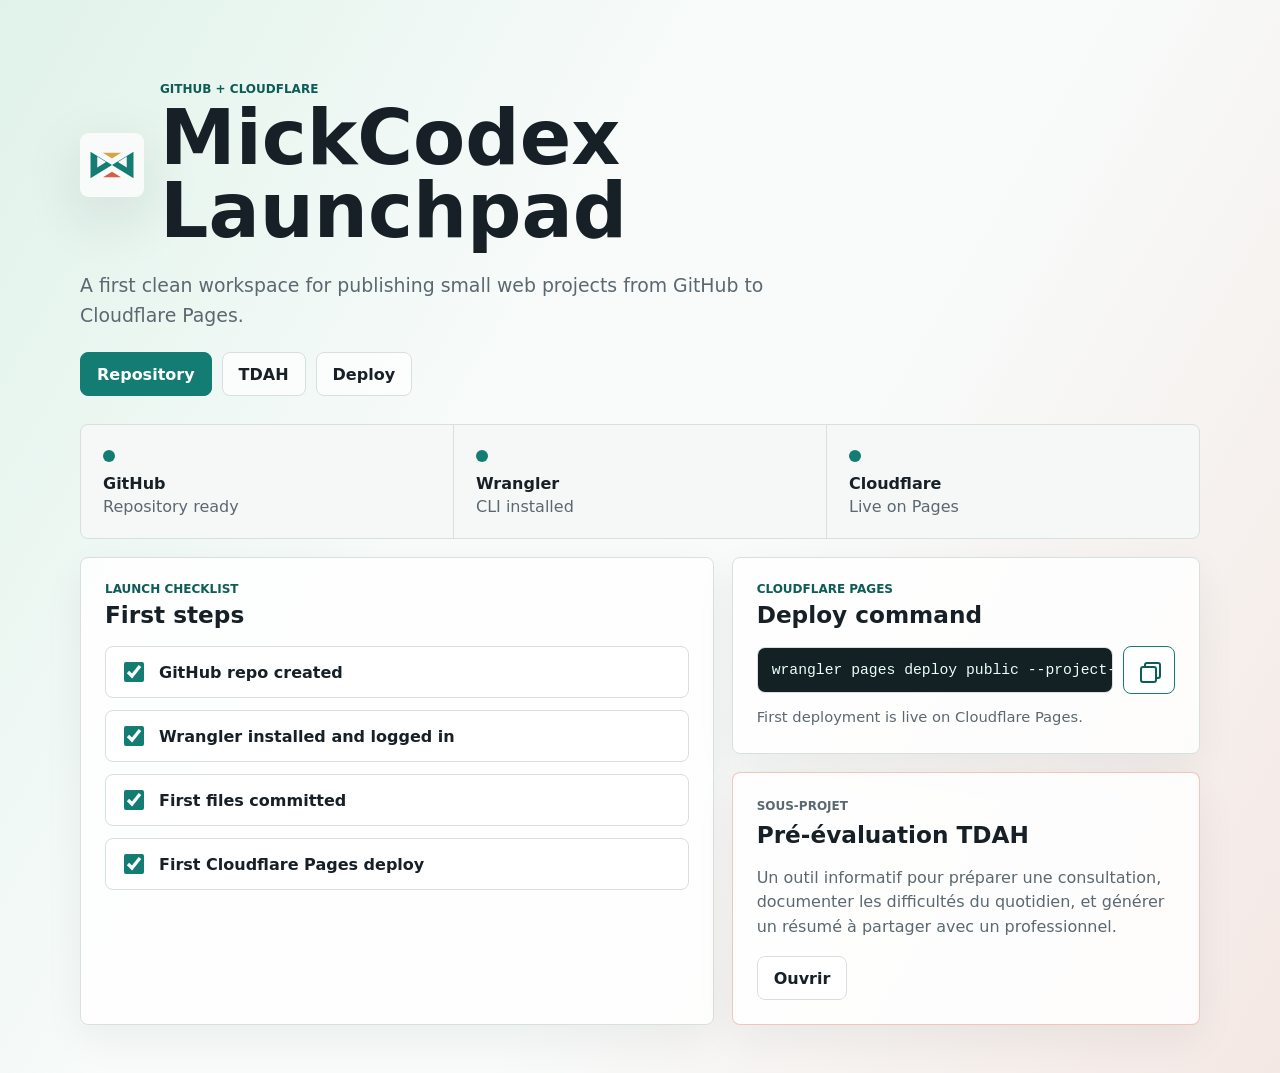
<file: public/index.html>
<!doctype html>
<html lang="fr">
  <head>
    <meta charset="utf-8">
    <meta name="viewport" content="width=device-width, initial-scale=1">
    <meta name="description" content="MickCodex launchpad for GitHub and Cloudflare projects.">
    <title>MickCodex Launchpad</title>
    <link rel="icon" href="./assets/mickcodex-mark.svg" type="image/svg+xml">
    <link rel="stylesheet" href="./styles.css?v=1">
  </head>
  <body>
    <main class="shell">
      <section class="masthead" aria-labelledby="page-title">
        <div class="brand-row">
          <img src="./assets/mickcodex-mark.svg" alt="" class="brand-mark" width="64" height="64">
          <div>
            <p class="eyebrow">GitHub + Cloudflare</p>
            <h1 id="page-title">MickCodex Launchpad</h1>
          </div>
        </div>
        <p class="lede">
          A first clean workspace for publishing small web projects from GitHub to Cloudflare Pages.
        </p>
        <div class="actions" aria-label="Project links">
          <a class="button primary" href="https://github.com/mickcoco987/MickCodex">Repository</a>
          <a class="button ghost" href="./tdah/">TDAH</a>
          <a class="button ghost" href="#deploy">Deploy</a>
        </div>
      </section>

      <section class="status-band" aria-label="Project status">
        <article>
          <span class="status-dot ready"></span>
          <strong>GitHub</strong>
          <p>Repository ready</p>
        </article>
        <article>
          <span class="status-dot ready"></span>
          <strong>Wrangler</strong>
          <p>CLI installed</p>
        </article>
        <article>
          <span class="status-dot ready"></span>
          <strong>Cloudflare</strong>
          <p>Live on Pages</p>
        </article>
      </section>

      <section class="workspace-grid" aria-label="Project workspace">
        <div class="panel checklist-panel">
          <div class="panel-heading">
            <p class="eyebrow">Launch checklist</p>
            <h2>First steps</h2>
          </div>
          <ul class="checklist" id="checklist">
            <li>
              <label>
                <input type="checkbox" data-task="repo" checked>
                <span>GitHub repo created</span>
              </label>
            </li>
            <li>
              <label>
                <input type="checkbox" data-task="wrangler" checked>
                <span>Wrangler installed and logged in</span>
              </label>
            </li>
            <li>
              <label>
                <input type="checkbox" data-task="first-files" checked>
                <span>First files committed</span>
              </label>
            </li>
            <li>
              <label>
                <input type="checkbox" data-task="deploy" checked>
                <span>First Cloudflare Pages deploy</span>
              </label>
            </li>
          </ul>
        </div>

        <div class="panel command-panel" id="deploy">
          <div class="panel-heading">
            <p class="eyebrow">Cloudflare Pages</p>
            <h2>Deploy command</h2>
          </div>
          <div class="command-row">
            <code>wrangler pages deploy public --project-name mickcodex</code>
            <button class="icon-button" type="button" id="copy-command" aria-label="Copy deploy command" title="Copy deploy command">
              <span class="copy-icon" aria-hidden="true"></span>
            </button>
          </div>
          <p class="hint" id="copy-status" role="status" aria-live="polite">First deployment is live on Cloudflare Pages.</p>
        </div>

        <div class="panel notes-panel">
          <div class="panel-heading">
            <p class="eyebrow">Sous-projet</p>
            <h2>Pré-évaluation TDAH</h2>
          </div>
          <p>
            Un outil informatif pour préparer une consultation, documenter les difficultés du quotidien,
            et générer un résumé à partager avec un professionnel.
          </p>
          <a class="button ghost" href="./tdah/">Ouvrir</a>
        </div>
      </section>
    </main>

    <script src="./script.js?v=1"></script>
  </body>
</html>
</file>
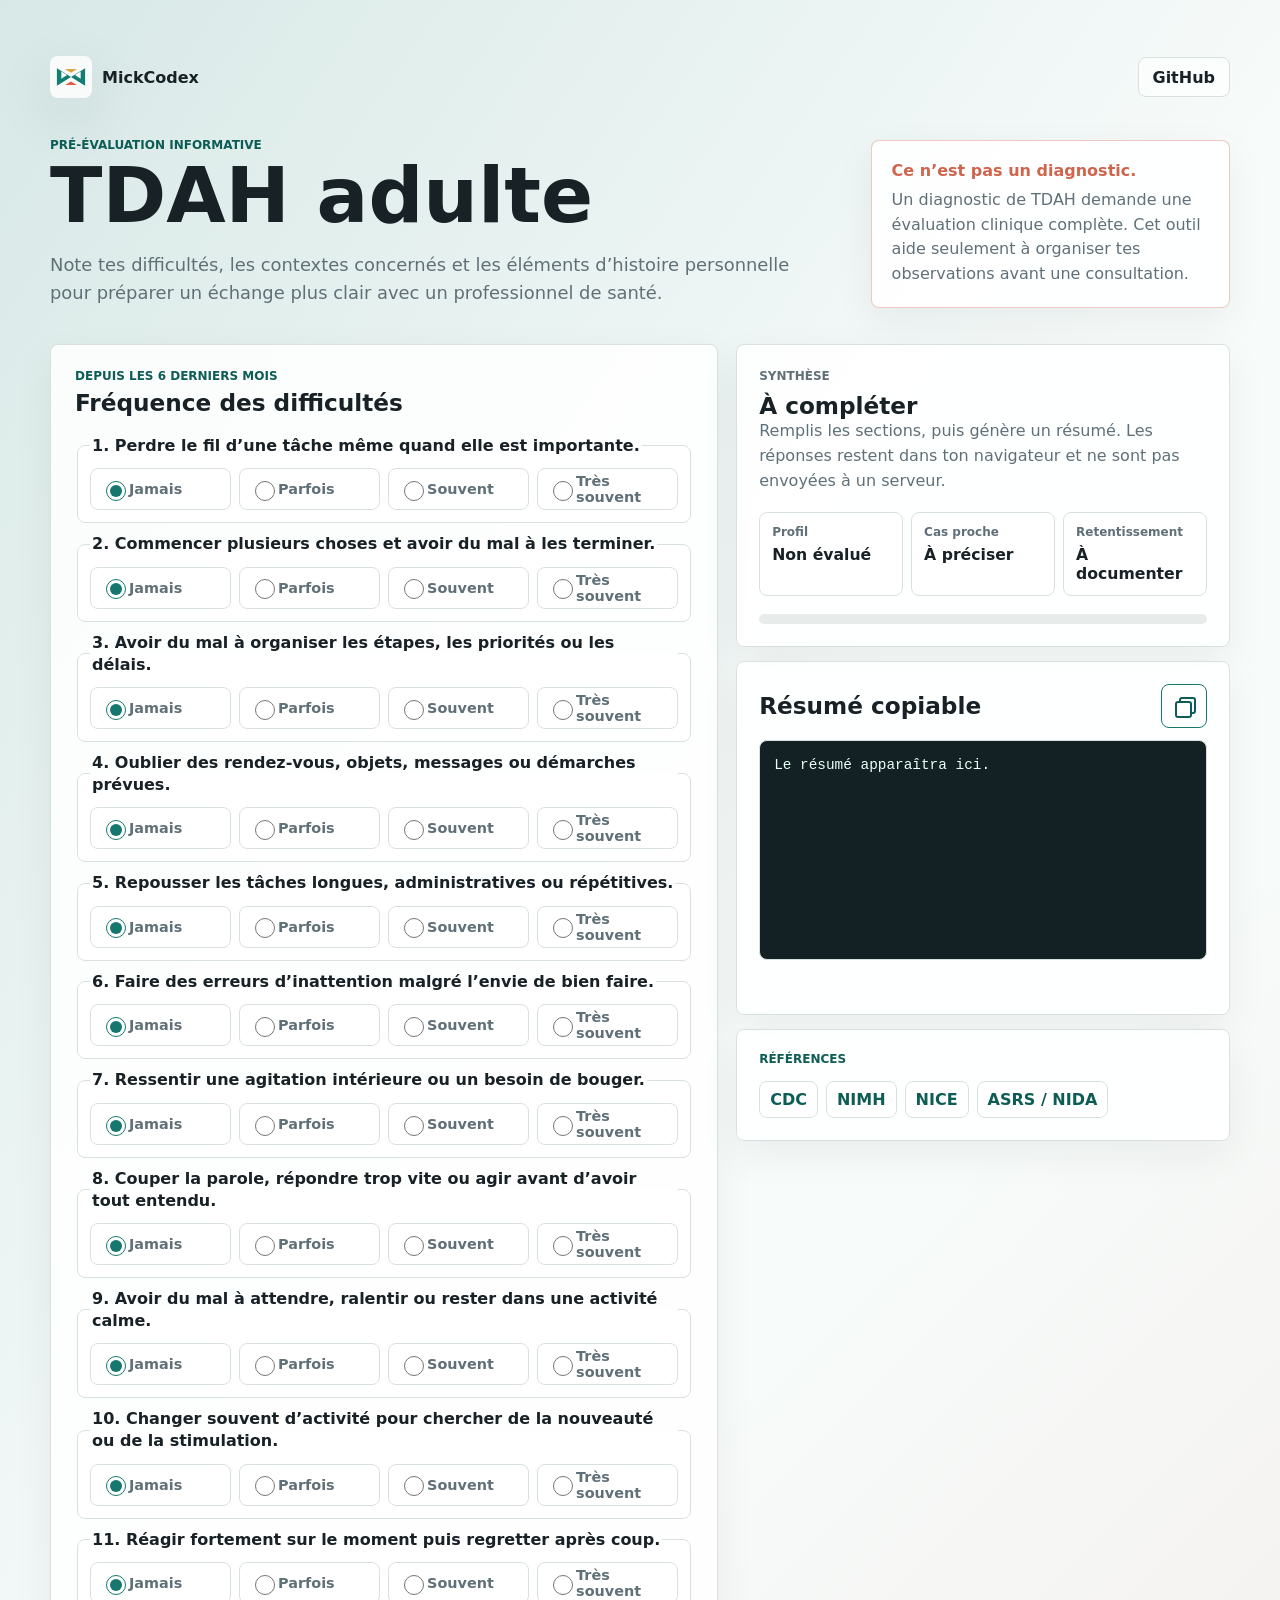
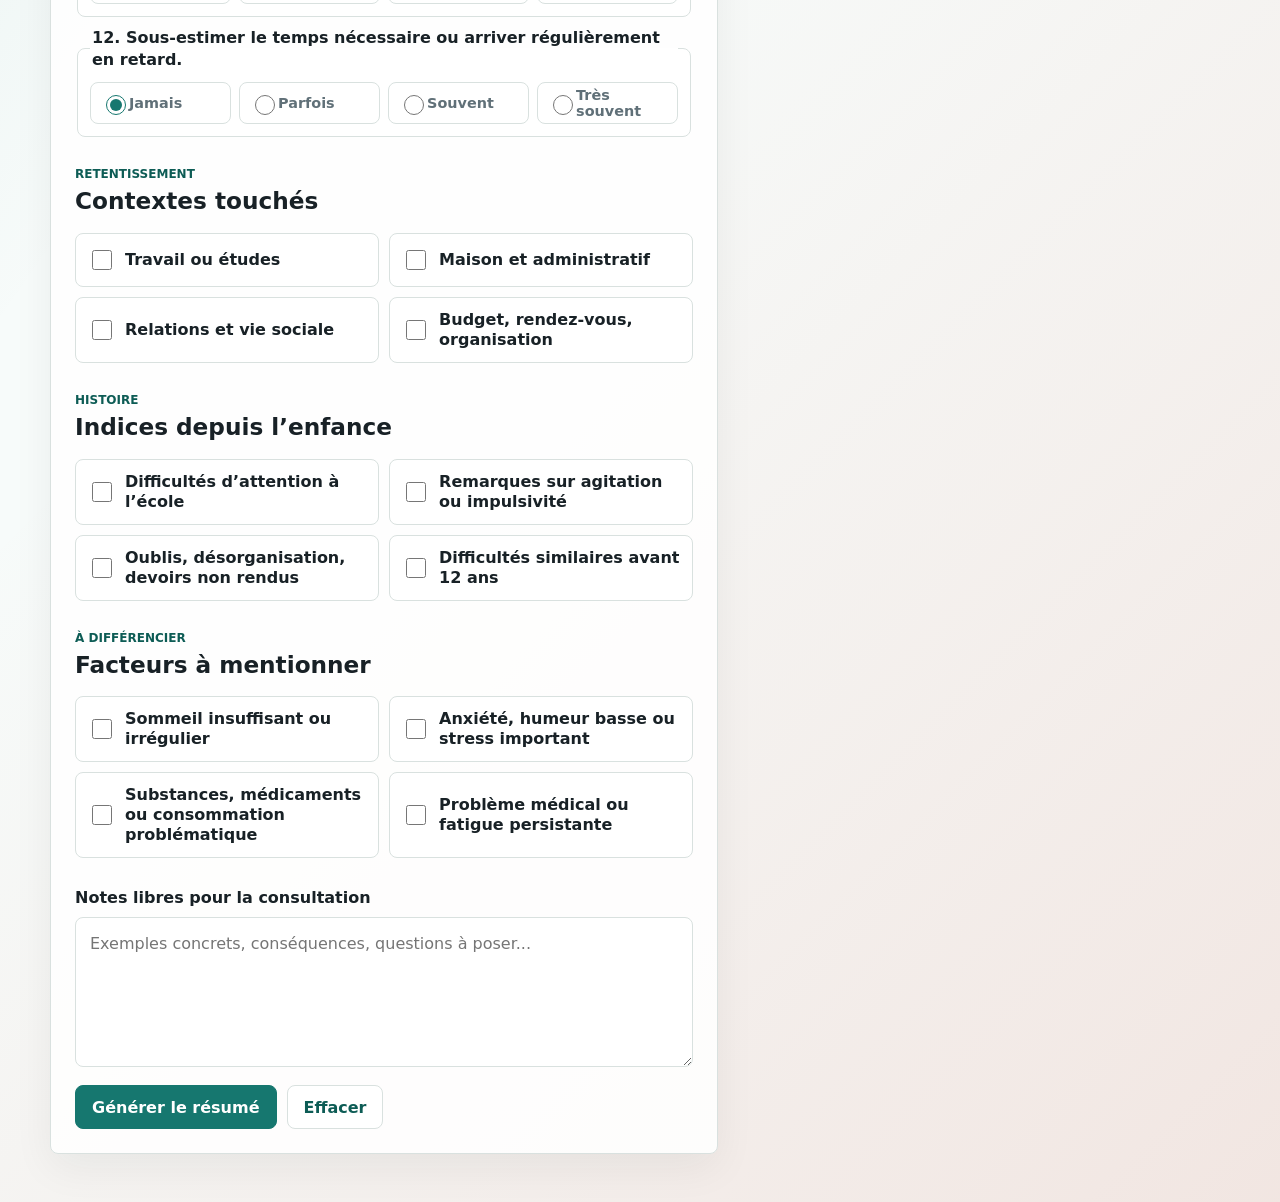
<file: public/tdah/index.html>
<!doctype html>
<html lang="fr">
  <head>
    <meta charset="utf-8">
    <meta name="viewport" content="width=device-width, initial-scale=1">
    <meta name="description" content="Pré-évaluation informative du TDAH pour préparer une consultation professionnelle.">
    <title>Pré-évaluation TDAH</title>
    <link rel="icon" href="../assets/mickcodex-mark.svg" type="image/svg+xml">
    <link rel="stylesheet" href="./styles.css?v=2">
  </head>
  <body>
    <main class="tdah-shell">
      <section class="hero" aria-labelledby="page-title">
        <nav class="topbar" aria-label="Navigation">
          <a class="brand-link" href="../">
            <img src="../assets/mickcodex-mark.svg" alt="" width="42" height="42">
            <span>MickCodex</span>
          </a>
          <a class="repo-link" href="https://github.com/mickcoco987/MickCodex">GitHub</a>
        </nav>

        <div class="hero-grid">
          <div>
            <p class="eyebrow">Pré-évaluation informative</p>
            <h1 id="page-title">TDAH adulte</h1>
            <p class="lede">
              Note tes difficultés, les contextes concernés et les éléments d’histoire personnelle pour
              préparer un échange plus clair avec un professionnel de santé.
            </p>
          </div>
          <div class="safety-card" role="note" aria-label="Avertissement médical">
            <strong>Ce n’est pas un diagnostic.</strong>
            <p>
              Un diagnostic de TDAH demande une évaluation clinique complète. Cet outil aide seulement à
              organiser tes observations avant une consultation.
            </p>
          </div>
        </div>
      </section>

      <section class="assessment-grid" aria-label="Pré-évaluation">
        <form class="assessment-panel" id="assessment-form">
          <div class="section-heading">
            <p class="eyebrow">Depuis les 6 derniers mois</p>
            <h2>Fréquence des difficultés</h2>
          </div>

          <div class="scale-head" aria-hidden="true">
            <span></span>
            <span>Jamais</span>
            <span>Parfois</span>
            <span>Souvent</span>
            <span>Très souvent</span>
          </div>

          <div class="question-list" id="question-list"></div>

          <div class="section-heading compact">
            <p class="eyebrow">Retentissement</p>
            <h2>Contextes touchés</h2>
          </div>
          <div class="choice-grid" id="context-list">
            <label><input type="checkbox" value="Travail ou études"> Travail ou études</label>
            <label><input type="checkbox" value="Maison et tâches administratives"> Maison et administratif</label>
            <label><input type="checkbox" value="Relations et vie sociale"> Relations et vie sociale</label>
            <label><input type="checkbox" value="Budget, rendez-vous ou organisation"> Budget, rendez-vous, organisation</label>
          </div>

          <div class="section-heading compact">
            <p class="eyebrow">Histoire</p>
            <h2>Indices depuis l’enfance</h2>
          </div>
          <div class="choice-grid" id="history-list">
            <label><input type="checkbox" value="Difficultés d’attention à l’école"> Difficultés d’attention à l’école</label>
            <label><input type="checkbox" value="Remarques fréquentes sur agitation ou impulsivité"> Remarques sur agitation ou impulsivité</label>
            <label><input type="checkbox" value="Oublis, désorganisation ou devoirs non rendus"> Oublis, désorganisation, devoirs non rendus</label>
            <label><input type="checkbox" value="Même type de difficultés avant 12 ans"> Difficultés similaires avant 12 ans</label>
          </div>

          <div class="section-heading compact">
            <p class="eyebrow">À différencier</p>
            <h2>Facteurs à mentionner</h2>
          </div>
          <div class="choice-grid" id="factor-list">
            <label><input type="checkbox" value="Sommeil insuffisant ou irrégulier"> Sommeil insuffisant ou irrégulier</label>
            <label><input type="checkbox" value="Anxiété, humeur basse ou stress important"> Anxiété, humeur basse ou stress important</label>
            <label><input type="checkbox" value="Substances, médicaments ou consommation problématique"> Substances, médicaments ou consommation problématique</label>
            <label><input type="checkbox" value="Problème médical ou fatigue persistante"> Problème médical ou fatigue persistante</label>
          </div>

          <label class="notes-label" for="notes">Notes libres pour la consultation</label>
          <textarea id="notes" rows="5" placeholder="Exemples concrets, conséquences, questions à poser..."></textarea>

          <div class="form-actions">
            <button type="submit" class="button primary">Générer le résumé</button>
            <button type="button" class="button ghost" id="reset-form">Effacer</button>
          </div>
        </form>

        <aside class="result-panel" aria-label="Résumé">
          <div class="result-card">
            <p class="eyebrow">Synthèse</p>
            <h2 id="result-title">À compléter</h2>
            <p id="result-text">
              Remplis les sections, puis génère un résumé. Les réponses restent dans ton navigateur et ne sont pas envoyées à un serveur.
            </p>
            <div class="insight-grid" id="insight-grid" aria-label="Avis d’orientation">
              <article>
                <span>Profil</span>
                <strong id="profile-label">Non évalué</strong>
              </article>
              <article>
                <span>Cas proche</span>
                <strong id="case-label">À préciser</strong>
              </article>
              <article>
                <span>Retentissement</span>
                <strong id="impact-label">À documenter</strong>
              </article>
            </div>
            <div class="meter" aria-hidden="true">
              <span id="meter-fill"></span>
            </div>
          </div>

          <div class="summary-card">
            <div class="summary-header">
              <h2>Résumé copiable</h2>
              <button type="button" class="icon-button" id="copy-summary" aria-label="Copier le résumé" title="Copier le résumé">
                <span class="copy-icon" aria-hidden="true"></span>
              </button>
            </div>
            <pre id="summary-output">Le résumé apparaîtra ici.</pre>
            <p class="copy-status" id="copy-status" role="status" aria-live="polite"></p>
          </div>

          <div class="sources-card">
            <p class="eyebrow">Références</p>
            <a href="https://www.cdc.gov/adhd/diagnosis/index.html">CDC</a>
            <a href="https://www.nimh.nih.gov/health/publications/attention-deficit-hyperactivity-disorder-what-you-need-to-know">NIMH</a>
            <a href="https://www.nice.org.uk/guidance/ng87/chapter/recommendations">NICE</a>
            <a href="https://datashare.nida.nih.gov/instrument/adult-adhd-self-report-rating-scale">ASRS / NIDA</a>
          </div>
        </aside>
      </section>
    </main>

    <script src="./script.js?v=2"></script>
  </body>
</html>
</file>
<file: public/styles.css>
:root {
  color-scheme: light;
  --ink: #172026;
  --muted: #5b6870;
  --line: #d8e0df;
  --paper: #f8fbfa;
  --surface: #ffffff;
  --teal: #147d73;
  --teal-dark: #0d5d56;
  --coral: #d85d45;
  --gold: #d9a441;
  --mint: #bfe7d4;
  --shadow: 0 18px 60px rgba(23, 32, 38, 0.12);
}

* {
  box-sizing: border-box;
}

html {
  min-height: 100%;
  background:
    linear-gradient(120deg, rgba(191, 231, 212, 0.42), rgba(248, 251, 250, 0) 38%),
    linear-gradient(300deg, rgba(216, 93, 69, 0.12), rgba(248, 251, 250, 0) 42%),
    var(--paper);
}

body {
  min-height: 100%;
  margin: 0;
  font-family: Inter, ui-sans-serif, system-ui, -apple-system, BlinkMacSystemFont, "Segoe UI", sans-serif;
  color: var(--ink);
}

a {
  color: inherit;
}

.shell {
  width: min(1120px, calc(100% - 32px));
  margin: 0 auto;
  padding: 48px 0;
}

.masthead {
  display: grid;
  gap: 22px;
  padding: 34px 0 28px;
}

.brand-row {
  display: flex;
  align-items: center;
  gap: 16px;
}

.brand-mark {
  flex: 0 0 auto;
  display: block;
  border-radius: 8px;
  box-shadow: var(--shadow);
}

.eyebrow {
  margin: 0 0 6px;
  color: var(--teal-dark);
  font-size: 0.75rem;
  font-weight: 800;
  letter-spacing: 0;
  text-transform: uppercase;
}

h1,
h2,
p {
  margin-top: 0;
}

h1 {
  max-width: 780px;
  margin-bottom: 0;
  font-size: 4.75rem;
  line-height: 0.96;
  letter-spacing: 0;
}

h2 {
  margin-bottom: 0;
  font-size: 1.45rem;
  line-height: 1.12;
  letter-spacing: 0;
}

.lede {
  max-width: 720px;
  margin-bottom: 0;
  color: var(--muted);
  font-size: 1.18rem;
  line-height: 1.6;
}

.actions {
  display: flex;
  flex-wrap: wrap;
  gap: 10px;
}

.button {
  display: inline-flex;
  min-height: 44px;
  align-items: center;
  justify-content: center;
  border: 1px solid var(--line);
  border-radius: 8px;
  padding: 0 16px;
  font-weight: 800;
  text-decoration: none;
}

.button.primary {
  border-color: var(--teal);
  background: var(--teal);
  color: #ffffff;
}

.button.ghost {
  background: rgba(255, 255, 255, 0.72);
}

.status-band {
  display: grid;
  grid-template-columns: repeat(3, minmax(0, 1fr));
  gap: 1px;
  overflow: hidden;
  border: 1px solid var(--line);
  border-radius: 8px;
  background: var(--line);
}

.status-band article {
  min-height: 112px;
  padding: 22px;
  background: rgba(255, 255, 255, 0.78);
}

.status-band strong {
  display: block;
  margin: 8px 0 4px;
}

.status-band p {
  margin-bottom: 0;
  color: var(--muted);
}

.status-dot {
  display: inline-block;
  width: 12px;
  height: 12px;
  border-radius: 999px;
}

.status-dot.ready {
  background: var(--teal);
}

.status-dot.next {
  background: var(--gold);
}

.workspace-grid {
  display: grid;
  grid-template-columns: minmax(0, 1.15fr) minmax(300px, 0.85fr);
  gap: 18px;
  margin-top: 18px;
}

.panel {
  border: 1px solid var(--line);
  border-radius: 8px;
  padding: 24px;
  background: rgba(255, 255, 255, 0.86);
  box-shadow: 0 14px 40px rgba(23, 32, 38, 0.06);
}

.checklist-panel {
  grid-row: span 2;
}

.panel-heading {
  margin-bottom: 18px;
}

.checklist {
  display: grid;
  gap: 12px;
  margin: 0;
  padding: 0;
  list-style: none;
}

.checklist label {
  display: flex;
  min-height: 52px;
  align-items: center;
  gap: 12px;
  border: 1px solid var(--line);
  border-radius: 8px;
  padding: 12px 14px;
  background: var(--surface);
  cursor: pointer;
}

.checklist input {
  width: 20px;
  height: 20px;
  accent-color: var(--teal);
}

.checklist span {
  font-weight: 750;
}

.command-row {
  display: grid;
  grid-template-columns: minmax(0, 1fr) auto;
  gap: 10px;
  align-items: center;
}

code {
  display: block;
  overflow-x: auto;
  border: 1px solid var(--line);
  border-radius: 8px;
  padding: 14px;
  background: #132024;
  color: #e9fff8;
  font: 0.92rem ui-monospace, SFMono-Regular, Menlo, Monaco, Consolas, "Liberation Mono", monospace;
  white-space: nowrap;
}

.icon-button {
  display: inline-grid;
  min-width: 52px;
  min-height: 48px;
  place-items: center;
  border: 1px solid var(--teal);
  border-radius: 8px;
  background: var(--surface);
  color: var(--teal-dark);
  cursor: pointer;
}

.copy-icon {
  position: relative;
  display: block;
  width: 19px;
  height: 19px;
}

.copy-icon::before,
.copy-icon::after {
  position: absolute;
  width: 13px;
  height: 13px;
  border: 2px solid currentColor;
  border-radius: 3px;
  content: "";
}

.copy-icon::before {
  inset: 1px auto auto 5px;
}

.copy-icon::after {
  inset: 5px auto auto 1px;
  background: var(--surface);
}

.hint,
.notes-panel p {
  color: var(--muted);
  line-height: 1.55;
}

.hint {
  margin: 12px 0 0;
  font-size: 0.92rem;
}

.notes-panel {
  border-color: rgba(216, 93, 69, 0.35);
}

@media (max-width: 780px) {
  .shell {
    width: min(100% - 24px, 680px);
    padding: 28px 0;
  }

  h1 {
    font-size: 3.1rem;
  }

  .brand-row {
    align-items: flex-start;
  }

  .status-band,
  .workspace-grid {
    grid-template-columns: 1fr;
  }

  .checklist-panel {
    grid-row: auto;
  }

  .command-row {
    grid-template-columns: 1fr;
  }

  .icon-button {
    width: 100%;
  }
}
</file>
<file: public/tdah/styles.css>
:root {
  color-scheme: light;
  --ink: #182126;
  --muted: #607078;
  --line: #d9e1df;
  --paper: #f7fbfa;
  --surface: #ffffff;
  --teal: #16776f;
  --teal-dark: #0d5c55;
  --coral: #cf654d;
  --gold: #c99a36;
  --violet: #6062a8;
  --shadow: 0 18px 60px rgba(24, 33, 38, 0.11);
}

* {
  box-sizing: border-box;
}

html {
  min-height: 100%;
  background:
    linear-gradient(125deg, rgba(22, 119, 111, 0.14), rgba(247, 251, 250, 0) 42%),
    linear-gradient(315deg, rgba(207, 101, 77, 0.14), rgba(247, 251, 250, 0) 48%),
    var(--paper);
}

body {
  min-height: 100%;
  margin: 0;
  color: var(--ink);
  font-family: Inter, ui-sans-serif, system-ui, -apple-system, BlinkMacSystemFont, "Segoe UI", sans-serif;
}

a {
  color: inherit;
}

button,
input,
textarea {
  font: inherit;
}

.tdah-shell {
  width: min(1180px, calc(100% - 32px));
  margin: 0 auto;
  padding: 28px 0 48px;
}

.topbar {
  display: flex;
  align-items: center;
  justify-content: space-between;
  gap: 14px;
  min-height: 54px;
}

.brand-link,
.repo-link,
.button {
  display: inline-flex;
  align-items: center;
  justify-content: center;
  border-radius: 8px;
  font-weight: 800;
  text-decoration: none;
}

.brand-link {
  gap: 10px;
}

.brand-link img {
  border-radius: 8px;
  box-shadow: var(--shadow);
}

.repo-link {
  min-height: 40px;
  border: 1px solid var(--line);
  padding: 0 14px;
  background: rgba(255, 255, 255, 0.72);
}

.hero {
  padding: 22px 0 18px;
}

.hero-grid {
  display: grid;
  grid-template-columns: minmax(0, 1fr) minmax(300px, 0.45fr);
  gap: 22px;
  align-items: end;
  margin-top: 34px;
}

.eyebrow {
  margin: 0 0 7px;
  color: var(--teal-dark);
  font-size: 0.75rem;
  font-weight: 850;
  letter-spacing: 0;
  text-transform: uppercase;
}

h1,
h2,
p {
  margin-top: 0;
}

h1 {
  max-width: 760px;
  margin-bottom: 18px;
  font-size: 4.8rem;
  line-height: 0.96;
  letter-spacing: 0;
}

h2 {
  margin-bottom: 0;
  font-size: 1.45rem;
  line-height: 1.15;
  letter-spacing: 0;
}

.lede {
  max-width: 760px;
  margin-bottom: 0;
  color: var(--muted);
  font-size: 1.12rem;
  line-height: 1.6;
}

.safety-card,
.assessment-panel,
.result-card,
.summary-card,
.sources-card {
  border: 1px solid var(--line);
  border-radius: 8px;
  background: rgba(255, 255, 255, 0.88);
  box-shadow: 0 14px 42px rgba(24, 33, 38, 0.06);
}

.safety-card {
  padding: 20px;
  border-color: rgba(207, 101, 77, 0.35);
}

.safety-card strong {
  display: block;
  margin-bottom: 8px;
  color: var(--coral);
}

.safety-card p {
  margin-bottom: 0;
  color: var(--muted);
  line-height: 1.55;
}

.assessment-grid {
  display: grid;
  grid-template-columns: minmax(0, 1.15fr) minmax(330px, 0.85fr);
  gap: 18px;
  align-items: start;
  margin-top: 18px;
}

.assessment-panel {
  padding: 24px;
}

.section-heading {
  margin-bottom: 18px;
}

.section-heading.compact {
  margin-top: 30px;
}

.question-row {
  display: grid;
  gap: 10px;
}

.scale-head {
  display: none;
}

.question-list {
  display: grid;
  gap: 10px;
}

.question-row {
  min-height: 66px;
  border: 1px solid var(--line);
  border-radius: 8px;
  padding: 12px;
  background: var(--surface);
}

.scale-options {
  display: grid;
  grid-template-columns: repeat(4, minmax(0, 1fr));
  gap: 8px;
}

.question-text {
  color: var(--ink);
  font-weight: 760;
  line-height: 1.35;
}

.scale-option {
  display: grid;
  grid-template-columns: 20px 1fr;
  min-height: 42px;
  align-items: center;
  gap: 8px;
  border: 1px solid var(--line);
  border-radius: 8px;
  padding: 0 10px;
  cursor: pointer;
}

.scale-option::after {
  color: var(--muted);
  font-size: 0.9rem;
  font-weight: 760;
  content: attr(data-label);
}

.scale-option input {
  width: 20px;
  height: 20px;
  accent-color: var(--teal);
}

.choice-grid {
  display: grid;
  grid-template-columns: repeat(2, minmax(0, 1fr));
  gap: 10px;
}

.choice-grid label {
  display: flex;
  min-height: 54px;
  align-items: center;
  gap: 10px;
  border: 1px solid var(--line);
  border-radius: 8px;
  padding: 12px;
  background: var(--surface);
  color: var(--ink);
  font-weight: 720;
  line-height: 1.25;
}

.choice-grid input {
  width: 20px;
  height: 20px;
  flex: 0 0 auto;
  accent-color: var(--teal);
}

.notes-label {
  display: block;
  margin: 30px 0 10px;
  font-weight: 820;
}

textarea {
  display: block;
  width: 100%;
  resize: vertical;
  border: 1px solid var(--line);
  border-radius: 8px;
  padding: 14px;
  background: var(--surface);
  color: var(--ink);
  line-height: 1.5;
}

textarea:focus,
button:focus-visible,
a:focus-visible,
input:focus-visible {
  outline: 3px solid rgba(96, 98, 168, 0.28);
  outline-offset: 2px;
}

.form-actions {
  display: flex;
  flex-wrap: wrap;
  gap: 10px;
  margin-top: 18px;
}

.button {
  min-height: 44px;
  border: 1px solid var(--line);
  padding: 0 16px;
  cursor: pointer;
}

.button.primary {
  border-color: var(--teal);
  background: var(--teal);
  color: #ffffff;
}

.button.ghost {
  background: var(--surface);
  color: var(--teal-dark);
}

.result-panel {
  position: sticky;
  top: 18px;
  display: grid;
  gap: 14px;
}

.result-card,
.summary-card,
.sources-card {
  padding: 22px;
}

.result-card p {
  color: var(--muted);
  line-height: 1.55;
}

.insight-grid {
  display: grid;
  grid-template-columns: repeat(3, minmax(0, 1fr));
  gap: 8px;
  margin: 18px 0;
}

.insight-grid article {
  min-height: 82px;
  border: 1px solid var(--line);
  border-radius: 8px;
  padding: 12px;
  background: var(--surface);
}

.insight-grid span {
  display: block;
  margin-bottom: 6px;
  color: var(--muted);
  font-size: 0.75rem;
  font-weight: 850;
}

.insight-grid strong {
  display: block;
  font-size: 0.98rem;
  line-height: 1.22;
}

.meter {
  overflow: hidden;
  height: 10px;
  border-radius: 999px;
  background: #e7eceb;
}

.meter span {
  display: block;
  width: 0;
  height: 100%;
  border-radius: inherit;
  background: linear-gradient(90deg, var(--teal), var(--gold), var(--coral));
  transition: width 180ms ease;
}

.summary-header {
  display: flex;
  align-items: center;
  justify-content: space-between;
  gap: 12px;
  margin-bottom: 12px;
}

.icon-button {
  display: inline-grid;
  width: 46px;
  height: 44px;
  place-items: center;
  border: 1px solid var(--teal);
  border-radius: 8px;
  background: var(--surface);
  color: var(--teal-dark);
  cursor: pointer;
}

.copy-icon {
  position: relative;
  display: block;
  width: 19px;
  height: 19px;
}

.copy-icon::before,
.copy-icon::after {
  position: absolute;
  width: 13px;
  height: 13px;
  border: 2px solid currentColor;
  border-radius: 3px;
  content: "";
}

.copy-icon::before {
  inset: 1px auto auto 5px;
}

.copy-icon::after {
  inset: 5px auto auto 1px;
  background: var(--surface);
}

pre {
  min-height: 220px;
  max-height: 520px;
  overflow: auto;
  margin: 0;
  border: 1px solid var(--line);
  border-radius: 8px;
  padding: 14px;
  background: #132024;
  color: #e9fff8;
  font: 0.9rem ui-monospace, SFMono-Regular, Menlo, Monaco, Consolas, "Liberation Mono", monospace;
  line-height: 1.5;
  white-space: pre-wrap;
}

.copy-status {
  min-height: 22px;
  margin: 10px 0 0;
  color: var(--muted);
}

.sources-card {
  display: flex;
  flex-wrap: wrap;
  gap: 8px;
}

.sources-card .eyebrow {
  flex-basis: 100%;
}

.sources-card a {
  border: 1px solid var(--line);
  border-radius: 8px;
  padding: 8px 10px;
  background: var(--surface);
  color: var(--teal-dark);
  font-weight: 800;
  text-decoration: none;
}

@media (max-width: 920px) {
  .hero-grid,
  .assessment-grid {
    grid-template-columns: 1fr;
  }

  .result-panel {
    position: static;
  }

  .scale-head {
    display: none;
  }

  .scale-options {
    grid-template-columns: 1fr;
  }

  .insight-grid {
    grid-template-columns: 1fr;
  }
}

@media (max-width: 640px) {
  .tdah-shell {
    width: min(100% - 24px, 680px);
    padding: 18px 0 34px;
  }

  .topbar {
    align-items: flex-start;
  }

  h1 {
    font-size: 3.15rem;
  }

  .assessment-panel,
  .result-card,
  .summary-card,
  .sources-card,
  .safety-card {
    padding: 18px;
  }

  .choice-grid {
    grid-template-columns: 1fr;
  }

  .form-actions {
    display: grid;
  }

  .button {
    width: 100%;
  }
}
</file>
